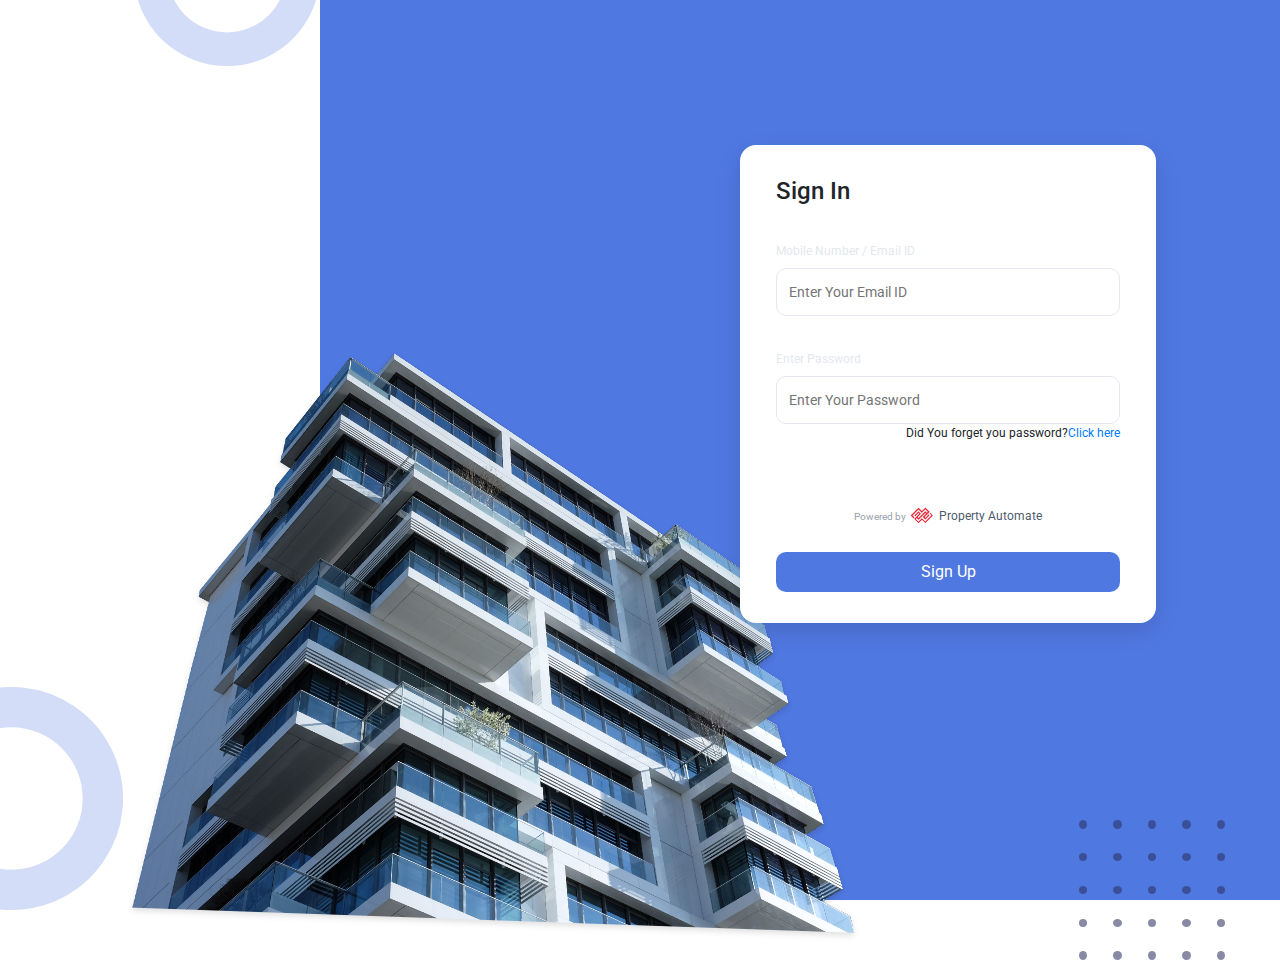
<file: index.html>
<!DOCTYPE html>
<html lang="en">

<head>
    <meta charset="UTF-8">
    <meta http-equiv="X-UA-Compatible" content="IE=edge">
    <meta name="viewport" content="width=device-width, initial-scale=1.0">
    <link rel="preconnect" href="https://fonts.googleapis.com">
    <link rel="preconnect" href="https://fonts.gstatic.com" crossorigin>
    <link
        href="https://fonts.googleapis.com/css2?family=Nunito+Sans:ital,wght@0,200;0,300;0,400;0,600;0,700;0,800;0,900;1,200;1,300;1,400;1,600;1,700;1,800;1,900&family=Poppins:wght@100;200;300;400;500;600;700;800;900&family=Roboto:ital,wght@0,100;0,300;0,400;0,500;0,700;0,900;1,100;1,300;1,400;1,500;1,700;1,900&display=swap"
        rel="stylesheet">
    <link rel="stylesheet" href="https://cdn.jsdelivr.net/npm/bootstrap@4.0.0/dist/css/bootstrap.min.css"
        integrity="sha384-Gn5384xqQ1aoWXA+058RXPxPg6fy4IWvTNh0E263XmFcJlSAwiGgFAW/dAiS6JXm" crossorigin="anonymous">
    <script src="https://code.jquery.com/jquery-3.2.1.slim.min.js"
        integrity="sha384-KJ3o2DKtIkvYIK3UENzmM7KCkRr/rE9/Qpg6aAZGJwFDMVNA/GpGFF93hXpG5KkN"
        crossorigin="anonymous"></script>
    <script src="https://cdn.jsdelivr.net/npm/popper.js@1.12.9/dist/umd/popper.min.js"
        integrity="sha384-ApNbgh9B+Y1QKtv3Rn7W3mgPxhU9K/ScQsAP7hUibX39j7fakFPskvXusvfa0b4Q"
        crossorigin="anonymous"></script>
    <script src="https://cdn.jsdelivr.net/npm/bootstrap@4.0.0/dist/js/bootstrap.min.js"
        integrity="sha384-JZR6Spejh4U02d8jOt6vLEHfe/JQGiRRSQQxSfFWpi1MquVdAyjUar5+76PVCmYl"
        crossorigin="anonymous"></script>
    <link rel="stylesheet" href="./style/base.css">
    <link rel="stylesheet" href="./style/color.css">
    <link rel="stylesheet" href="./style/form.css">
    <title>Sign in | page</title>
</head>

<body>
    <div class="row margin-zero">
        <div class="col-3 white-bg view-height">
            <img src="./assets/building.png" class="property" />
            <img src="./assets/subtraction-3.svg" class="upper-ring" />
            <img src="./assets/subtraction-2.svg" class="lower-ring" />
        </div>
        <div class="col-9 blue-bg">
            <div class="position-relative">
                <div class="signup-card">
                    <h1>Sign In</h1>
                        <div class="row">
                            <div class="col-12 margin-btm">
                                <label class="form-label">Mobile Number / Email ID</label>
                                <input type="text" class="form-input" placeholder="Enter Your Email ID" id="email" />
                            </div>
                            <div class="col-12">
                                <label class="form-label">Enter Password</label>
                                <input type="password" class="form-input" placeholder="Enter Your Password" id="password" />
                                <span class="forgot-password">Did You forget you password?<a href=_blank>Click
                                        here</a></span>
                            </div>
                            <div class="col-12">
                                <div class="align-center">
                                    <span class="content-before-logo">Powered by</span>
                                    <img src="./assets/logo.png">
                                    <span class="content-after-logo">Property Automate</span>
                                </div>
                                <button onclick="validate()">Sign Up</button>
                            </div>
                        </div>
                    <img src="./assets/dot.svg" class="lower-dot" />
                </div>
            </div>
        </div>
    </div>
    <script src="./script.js"></script>
</body>

</html>
</file>
<file: style/base.css>
body {
    width: 100%;
    max-height: 100vh;
    overflow: hidden;
    position: relative;
    font-family: 'Nunito Sans', sans-serif;
    font-family: 'Poppins', sans-serif;
    font-family: 'Roboto', sans-serif;
}
h1 {
    font-size: 24px;
    margin-bottom: 32px;
}
.view-height {
    height: 100vh;
}
.margin-zero {
    margin-left: 0; 
    margin-right: 0;
}
.property {
    z-index: 1;
    position: absolute;
    bottom: -50px;
    left: -100px;
}
.upper-ring {
    position: absolute;
    top: -120px;
    right: 0;
}
.lower-ring {
    position: absolute;
    left: -100px;
    bottom: -10px;
}
.position-relative {
    position: relative;
    z-index: 8;
}
.upper-dot {
    position: absolute;
    bottom: 550px;
    left: 20px;
}
.lower-dot {
    position: absolute;
    right: 40px;
    bottom: -60px;
}
</file>
<file: style/color.css>
.white-bg {
    background-color: white;
}
.blue-bg {
    background-color: #5078E1;
    height: 100vh;
    display: flex;
    justify-content: end;
}
.color-white {
    color: white;
}
.blue-circle {
    display: inline-block;
    border-radius: 50%;
    background-color: #5078E1;
    height: 35px;
    width: 35px;
}
.grey-circle {
    display: inline-block;
    border-radius: 50%;
    background-color: #E4E8EE;
    height: 30px;
    width: 30px;
}
.pink-bg {
    background-color: #FEEAEA;
    border-radius: 50%;
    width: 35px;
    height: 35px;
    margin-left: 33px;
}
.black-color {
    color: black;
}
</file>
<file: style/form.css>
.signup-card {
    background-color: white;
    box-shadow: 0px 8px 24px #0000001F;
    z-index: 2;
    margin: 145px 109px 145px 0;
    padding: 32px 36px 37px;
    border-radius: 16px;
    width: 416px;
    height: 478px;
}
.form-label {
    font-size: 12px;
    color: #E4E8EE;
}
.form-input {
    width: 100%;
    height: 48px;
    border: 1px solid #E4E8EE;
    border-radius: 10px;
}
input {
    color: #000000;
    font-size: 14px;
    padding: 15px 0 14px 12px;
} 
.margin-btm {
    margin-bottom: 30px;
}
.forgot-password {
    font-size: 12px;
    display: flex;
    justify-content: end;
    margin-bottom: 61px;
}
.content-before-logo {
    color: #98A0AC;
    font-size: 10px;
}
.content-after-logo {
    color: #4E5A6B;
    font-size: 12px;
}
.align-center {
    text-align: center;
}
button {
    width: 100%;
    height: 40px;
    border-radius: 10px;
    margin-top: 25px;
    background-color: #5078E1;
    color: #ffffff;
    border: none;
    text-align: center;
    cursor: pointer;
}
</file>
